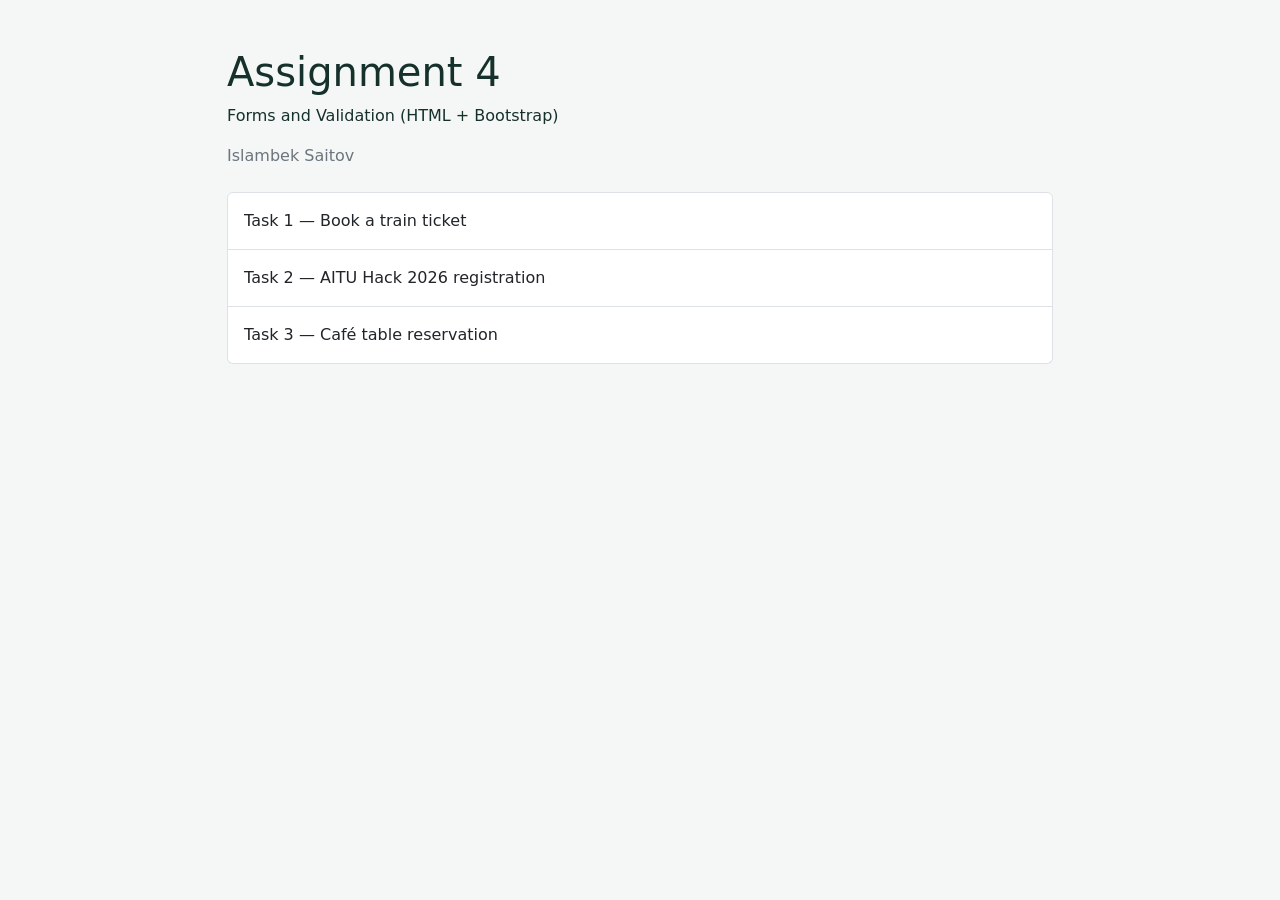
<file: index.html>
<!doctype html>
<html lang="en">
<head>
  <meta charset="utf-8">
  <meta name="viewport" content="width=device-width, initial-scale=1">
  <title>Assignment 4 — Islambek Saitov</title>
  <link rel="stylesheet" href="assets/bootstrap.min.css">
  <link rel="stylesheet" href="styles.css">
</head>
<body>
  <main class="container simple-page py-5">
    <h1>Assignment 4</h1>
    <p>Forms and Validation (HTML + Bootstrap)</p>
    <p class="text-secondary">Islambek Saitov</p>
    <div class="list-group my-4">
      <a class="list-group-item list-group-item-action p-3" href="task1.html">Task 1 — Book a train ticket</a>
      <a class="list-group-item list-group-item-action p-3" href="task2.html">Task 2 — AITU Hack 2026 registration</a>
      <a class="list-group-item list-group-item-action p-3" href="task3.html">Task 3 — Café table reservation</a>
    </div>
  </main>
</body>
</html>
</file>
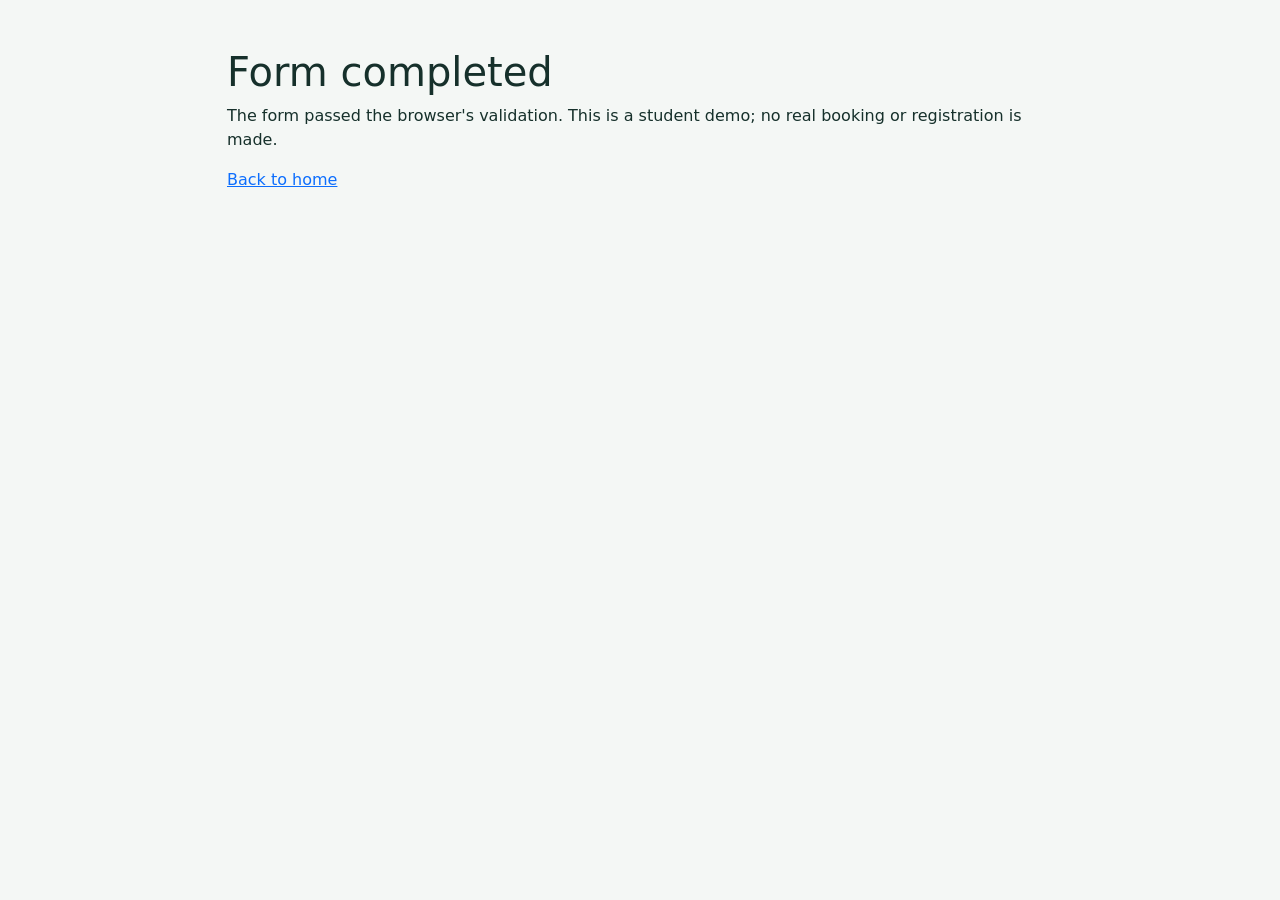
<file: success.html>
<!doctype html>
<html lang="en">
<head>
  <meta charset="utf-8">
  <meta name="viewport" content="width=device-width, initial-scale=1">
  <title>Form completed</title>
  <link rel="stylesheet" href="assets/bootstrap.min.css">
  <link rel="stylesheet" href="styles.css">
</head>
<body><main class="container simple-page py-5"><h1>Form completed</h1><p>The form passed the browser's validation. This is a student demo; no real booking or registration is made.</p><a href="index.html">Back to home</a></main></body>
</html>
</file>
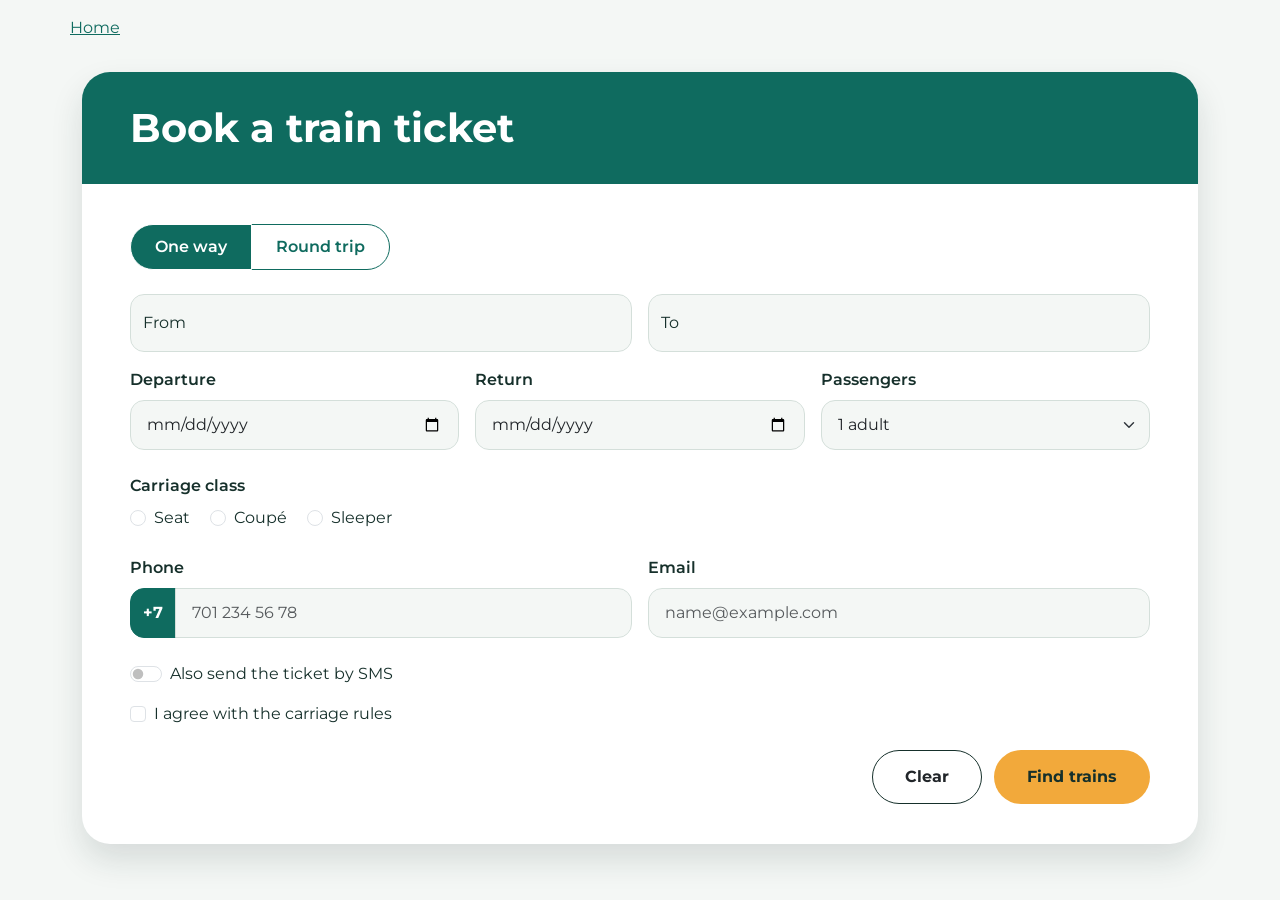
<file: task1.html>
<!doctype html>
<html lang="en">
<head>
  <meta charset="utf-8">
  <meta name="viewport" content="width=device-width, initial-scale=1">
  <title>Task 1 — Book a train ticket</title>
  <link rel="stylesheet" href="assets/bootstrap.min.css">
  <link rel="stylesheet" href="styles.css">
</head>
<body class="train-page">
  <nav class="container site-nav" aria-label="Main navigation"><a href="index.html">Home</a></nav>
  <main class="container">
    <section class="ticket" aria-labelledby="ticket-title">
      <h1 id="ticket-title">Book a train ticket</h1>
      <form action="success.html" method="get">
        <fieldset class="mb-4">
          <legend class="visually-hidden">Trip type</legend>
          <div class="btn-group trip-options">
            <input class="btn-check" type="radio" name="trip" id="one-way" value="one-way" checked>
            <label class="btn" for="one-way">One way</label>
            <input class="btn-check" type="radio" name="trip" id="round-trip" value="round-trip">
            <label class="btn" for="round-trip">Round trip</label>
          </div>
        </fieldset>
        <div class="row g-3 mb-4">
          <div class="col-md-6"><div class="form-floating">
            <input class="form-control" type="text" id="from" name="from" placeholder="Astana" required>
            <label for="from">From</label>
          </div></div>
          <div class="col-md-6"><div class="form-floating">
            <input class="form-control" type="text" id="to" name="to" placeholder="Almaty" required>
            <label for="to">To</label>
          </div></div>
          <div class="col-md-4">
            <label class="form-label" for="departure">Departure</label>
            <input class="form-control" type="date" id="departure" name="departure" required>
          </div>
          <div class="col-md-4">
            <label class="form-label" for="return">Return</label>
            <input class="form-control" type="date" id="return" name="return">
          </div>
          <div class="col-md-4">
            <label class="form-label" for="passengers">Passengers</label>
            <select class="form-select" id="passengers" name="passengers">
              <option value="1">1 adult</option><option value="2">2 adults</option><option value="3">3 adults</option>
              <option value="4">4 adults</option><option value="5">5 adults</option><option value="6">6 adults</option>
            </select>
          </div>
        </div>
        <fieldset class="mb-4">
          <legend>Carriage class</legend>
          <div class="form-check form-check-inline"><input class="form-check-input" type="radio" name="carriage" id="seat" value="seat" required><label class="form-check-label" for="seat">Seat</label></div>
          <div class="form-check form-check-inline"><input class="form-check-input" type="radio" name="carriage" id="coupe" value="coupe" required><label class="form-check-label" for="coupe">Coupé</label></div>
          <div class="form-check form-check-inline"><input class="form-check-input" type="radio" name="carriage" id="sleeper" value="sleeper" required><label class="form-check-label" for="sleeper">Sleeper</label></div>
        </fieldset>
        <div class="row g-3 mb-4">
          <div class="col-md-6">
            <label class="form-label" for="phone">Phone</label>
            <div class="input-group"><span class="input-group-text" id="phone-prefix">+7</span><input class="form-control" type="tel" id="phone" name="phone" placeholder="701 234 56 78" autocomplete="tel-national" aria-describedby="phone-prefix" required></div>
          </div>
          <div class="col-md-6">
            <label class="form-label" for="email">Email</label>
            <input class="form-control" type="email" id="email" name="email" placeholder="name@example.com" autocomplete="email" required>
          </div>
        </div>
        <div class="form-check form-switch mb-3"><input class="form-check-input" type="checkbox" role="switch" id="sms" name="sms" value="yes"><label class="form-check-label" for="sms">Also send the ticket by SMS</label></div>
        <div class="form-check mb-4"><input class="form-check-input" type="checkbox" id="agreement" name="agreement" value="yes" required><label class="form-check-label" for="agreement">I agree with the carriage rules</label></div>
        <div class="ticket-actions"><button class="btn clear-form" type="reset">Clear</button><button class="btn find-trains" type="submit">Find trains</button></div>
      </form>
    </section>
  </main>
</body>
</html>
</file>
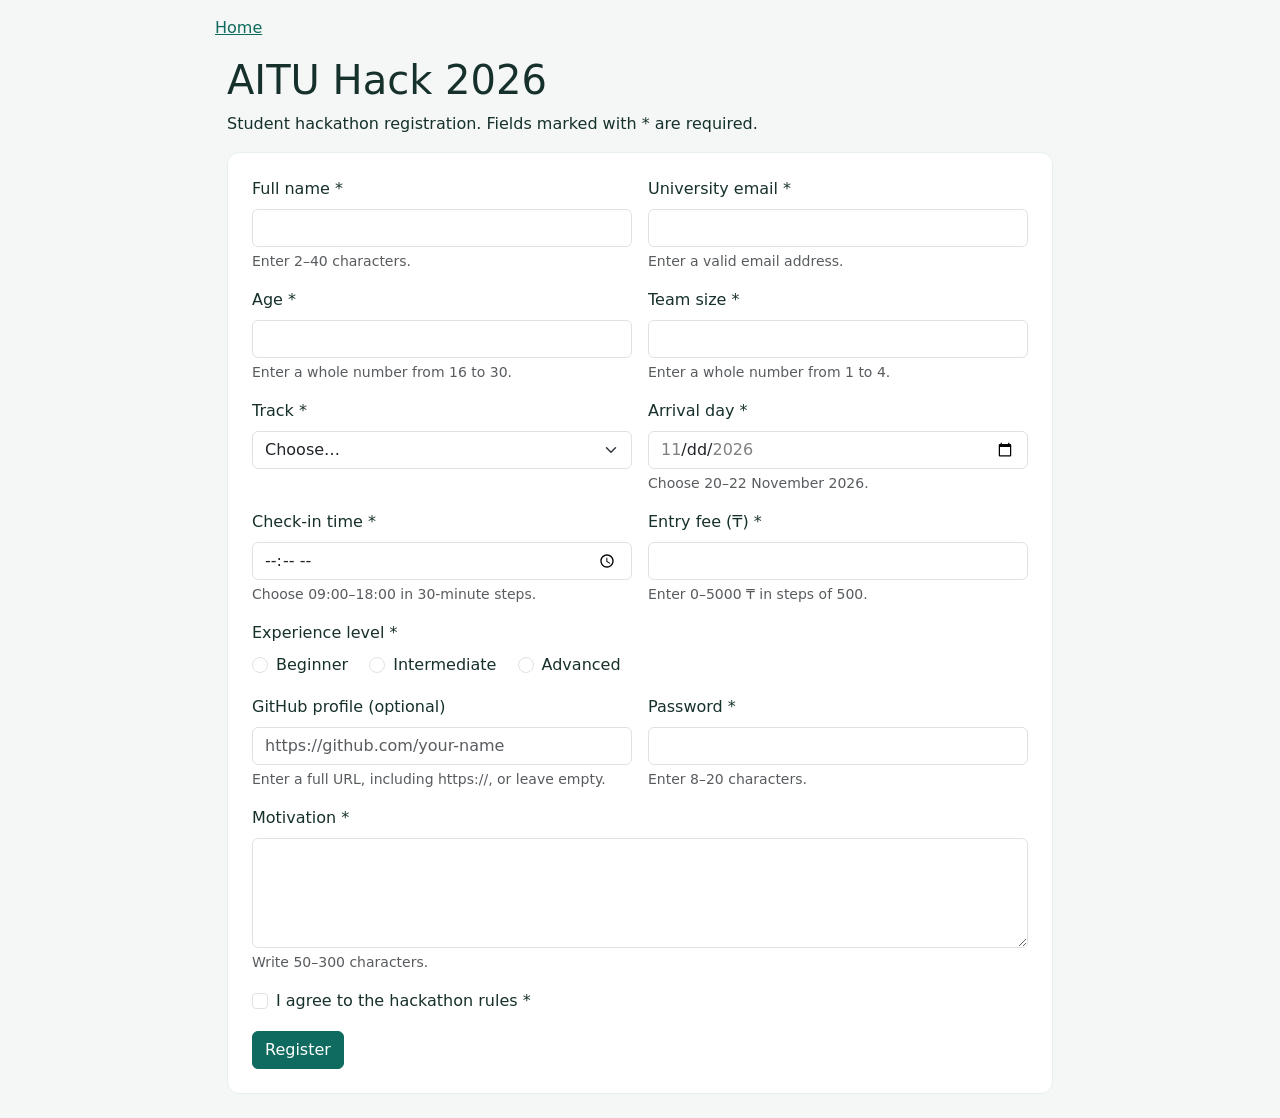
<file: task2.html>
<!doctype html>
<html lang="en">
<head>
  <meta charset="utf-8">
  <meta name="viewport" content="width=device-width, initial-scale=1">
  <title>Task 2 — AITU Hack 2026</title>
  <link rel="stylesheet" href="assets/bootstrap.min.css">
  <link rel="stylesheet" href="styles.css">
</head>
<body>
  <nav class="container simple-page site-nav" aria-label="Main navigation"><a href="index.html">Home</a></nav>
  <main class="container simple-page pb-4">
    <h1>AITU Hack 2026</h1>
    <p>Student hackathon registration. Fields marked with * are required.</p>
    <form class="panel" action="success.html" method="get">
      <div class="row g-3">
        <div class="col-md-6">
          <label class="form-label" for="full-name">Full name *</label>
          <input class="form-control" type="text" id="full-name" name="full-name" required minlength="2" maxlength="40" autocomplete="name" aria-describedby="full-name-hint full-name-error">
          <div class="form-text" id="full-name-hint">Enter 2–40 characters.</div>
          <div class="invalid-feedback" id="full-name-error">Enter 2–40 characters.</div>
        </div>
        <div class="col-md-6">
          <label class="form-label" for="email">University email *</label>
          <input class="form-control" type="email" id="email" name="email" required autocomplete="email" aria-describedby="email-hint email-error">
          <div class="form-text" id="email-hint">Enter a valid email address.</div>
          <div class="invalid-feedback" id="email-error">Enter a valid email address.</div>
        </div>
        <div class="col-md-6">
          <label class="form-label" for="age">Age *</label>
          <input class="form-control" type="number" id="age" name="age" required min="16" max="30" step="1" aria-describedby="age-hint age-error">
          <div class="form-text" id="age-hint">Enter a whole number from 16 to 30.</div>
          <div class="invalid-feedback" id="age-error">Enter a whole number from 16 to 30.</div>
        </div>
        <div class="col-md-6">
          <label class="form-label" for="team-size">Team size *</label>
          <input class="form-control" type="number" id="team-size" name="team-size" required min="1" max="4" step="1" aria-describedby="team-size-hint team-size-error">
          <div class="form-text" id="team-size-hint">Enter a whole number from 1 to 4.</div>
          <div class="invalid-feedback" id="team-size-error">Enter a whole number from 1 to 4.</div>
        </div>
        <div class="col-md-6">
          <label class="form-label" for="track">Track *</label>
          <select class="form-select" id="track" name="track" required aria-describedby="track-error">
            <option value="">Choose…</option><option value="Web">Web</option><option value="Mobile">Mobile</option><option value="AI">AI</option><option value="GameDev">GameDev</option>
          </select>
          <div class="invalid-feedback" id="track-error">Choose a track.</div>
        </div>
        <div class="col-md-6">
          <label class="form-label" for="arrival">Arrival day *</label>
          <input class="form-control" type="date" id="arrival" name="arrival" required min="2026-11-20" max="2026-11-22" aria-describedby="arrival-hint arrival-error">
          <div class="form-text" id="arrival-hint">Choose 20–22 November 2026.</div>
          <div class="invalid-feedback" id="arrival-error">Choose 20–22 November 2026.</div>
        </div>
        <div class="col-md-6">
          <label class="form-label" for="check-in">Check-in time *</label>
          <input class="form-control" type="time" id="check-in" name="check-in" required min="09:00" max="18:00" step="1800" aria-describedby="check-in-hint check-in-error">
          <div class="form-text" id="check-in-hint">Choose 09:00–18:00 in 30-minute steps.</div>
          <div class="invalid-feedback" id="check-in-error">Choose 09:00–18:00 in 30-minute steps.</div>
        </div>
        <div class="col-md-6">
          <label class="form-label" for="fee">Entry fee (₸) *</label>
          <input class="form-control" type="number" id="fee" name="fee" required min="0" max="5000" step="500" aria-describedby="fee-hint fee-error">
          <div class="form-text" id="fee-hint">Enter 0–5000 ₸ in steps of 500.</div>
          <div class="invalid-feedback" id="fee-error">Enter 0–5000 ₸ in steps of 500.</div>
        </div>
        <div class="col-12">
          <fieldset>
            <legend class="fs-6">Experience level *</legend>
            <div class="form-check form-check-inline">
              <input class="form-check-input" type="radio" name="experience" id="level-0" value="Beginner" required aria-describedby="experience-error">
              <label class="form-check-label" for="level-0">Beginner</label>
              <div class="invalid-feedback" id="experience-error">Choose your experience level.</div>
            </div>
            <div class="form-check form-check-inline">
              <input class="form-check-input" type="radio" name="experience" id="level-1" value="Intermediate" required aria-describedby="experience-error">
              <label class="form-check-label" for="level-1">Intermediate</label>
              
            </div>
            <div class="form-check form-check-inline">
              <input class="form-check-input" type="radio" name="experience" id="level-2" value="Advanced" required aria-describedby="experience-error">
              <label class="form-check-label" for="level-2">Advanced</label>
              
            </div>
          </fieldset>
        </div>
        <div class="col-md-6">
          <label class="form-label" for="github">GitHub profile (optional)</label>
          <input class="form-control" type="url" id="github" name="github" placeholder="https://github.com/your-name" aria-describedby="github-hint github-error">
          <div class="form-text" id="github-hint">Enter a full URL, including https://, or leave empty.</div>
          <div class="invalid-feedback" id="github-error">Enter a full URL, including https://, or leave empty.</div>
        </div>
        <div class="col-md-6">
          <label class="form-label" for="password">Password *</label>
          <input class="form-control" type="password" id="password" name="password" required minlength="8" maxlength="20" autocomplete="new-password" aria-describedby="password-hint password-error">
          <div class="form-text" id="password-hint">Enter 8–20 characters.</div>
          <div class="invalid-feedback" id="password-error">Enter 8–20 characters.</div>
        </div>
        <div class="col-12">
          <label class="form-label" for="motivation">Motivation *</label>
          <textarea class="form-control" id="motivation" name="motivation" rows="4" minlength="50" maxlength="300" required aria-describedby="motivation-hint motivation-error"></textarea>
          <div class="form-text" id="motivation-hint">Write 50–300 characters.</div>
          <div class="invalid-feedback" id="motivation-error">Write 50–300 characters.</div>
        </div>
        <div class="col-12"><div class="form-check">
          <input class="form-check-input" type="checkbox" id="rules" name="rules" value="accepted" required aria-describedby="rules-error">
          <label class="form-check-label" for="rules">I agree to the hackathon rules *</label>
          <div class="invalid-feedback" id="rules-error">You must agree to the rules.</div>
        </div></div>
        <div class="col-12"><button class="btn btn-primary" type="submit">Register</button></div>
      </div>
    </form>
  </main>
</body>
</html>
</file>
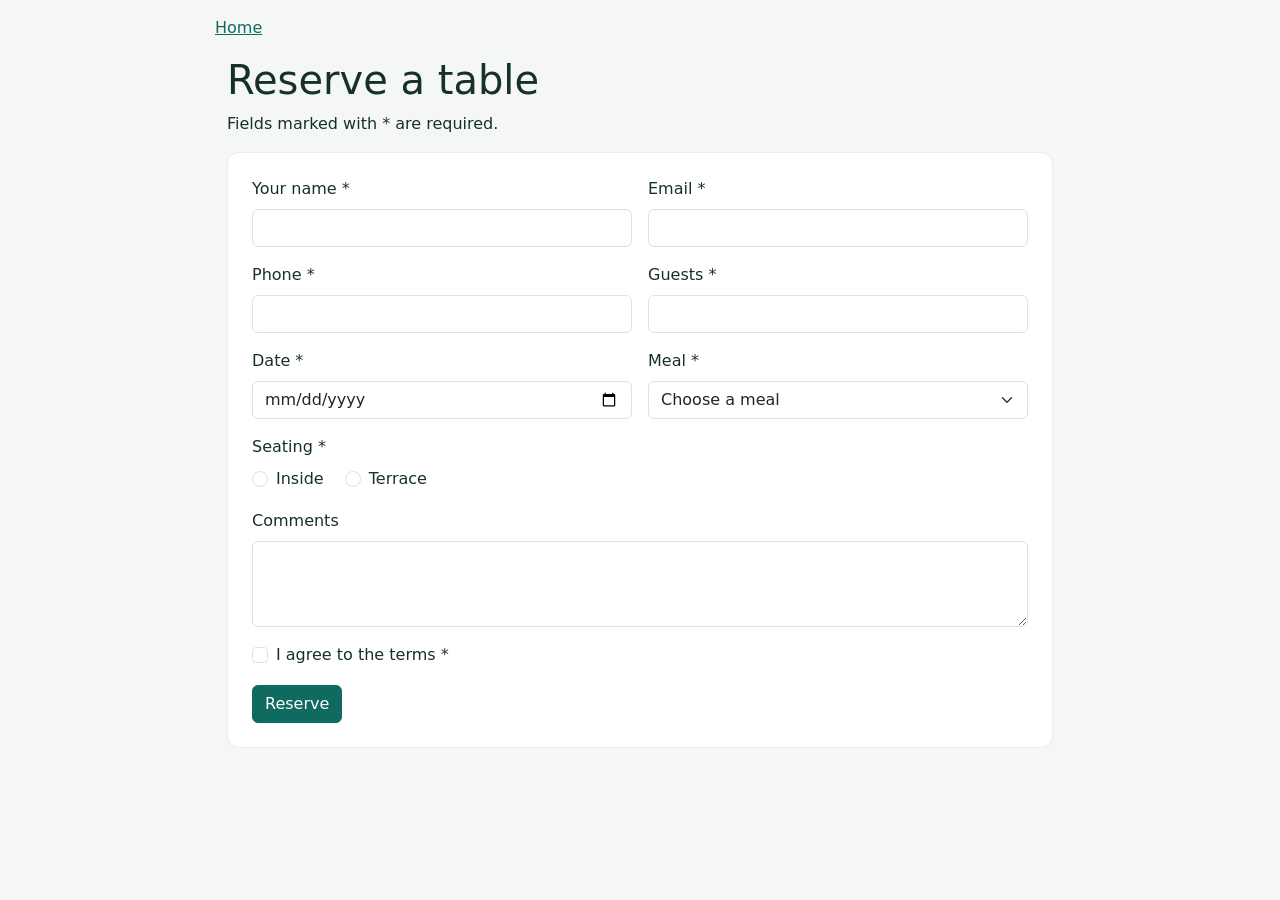
<file: task3.html>
<!doctype html>
<html lang="en">
<head>
  <meta charset="utf-8">
  <meta name="viewport" content="width=device-width, initial-scale=1">
  <title>Task 3 — Reserve a table</title>
  <link rel="stylesheet" href="assets/bootstrap.min.css">
  <link rel="stylesheet" href="styles.css">
</head>
<body>
  <nav class="container simple-page site-nav" aria-label="Main navigation"><a href="index.html">Home</a></nav>
  <main class="container simple-page pb-4">
    <h1>Reserve a table</h1>
    <p>Fields marked with * are required.</p>
    <form class="panel" action="success.html" method="get">
      <div class="row g-3">
        <div class="col-md-6"><label class="form-label" for="name">Your name *</label><input class="form-control" type="text" id="name" name="name" autocomplete="name" required></div>
        <div class="col-md-6"><label class="form-label" for="email">Email *</label><input class="form-control" type="email" id="email" name="email" autocomplete="email" required></div>
        <div class="col-md-6"><label class="form-label" for="phone">Phone *</label><input class="form-control" type="tel" id="phone" name="phone" autocomplete="tel" required></div>
        <div class="col-md-6"><label class="form-label" for="guests">Guests *</label><input class="form-control" type="number" id="guests" name="guests" min="1" step="1" required></div>
        <div class="col-md-6"><label class="form-label" for="date">Date *</label><input class="form-control" type="date" id="date" name="date" required></div>
        <div class="col-md-6"><label class="form-label" for="meal">Meal *</label><select class="form-select" id="meal" name="meal" required><option value="">Choose a meal</option><option value="lunch">Lunch</option><option value="dinner">Dinner</option></select></div>
        <div class="col-12"><fieldset><legend class="fs-6">Seating *</legend>
          <div class="form-check form-check-inline"><input class="form-check-input" type="radio" id="inside" name="seating" value="inside" required><label class="form-check-label" for="inside">Inside</label></div>
          <div class="form-check form-check-inline"><input class="form-check-input" type="radio" id="terrace" name="seating" value="terrace" required><label class="form-check-label" for="terrace">Terrace</label></div>
        </fieldset></div>
        <div class="col-12"><label class="form-label" for="comments">Comments</label><textarea class="form-control" id="comments" name="comments" rows="3"></textarea></div>
        <div class="col-12"><div class="form-check"><input class="form-check-input" type="checkbox" id="terms" name="terms" value="accepted" required><label class="form-check-label" for="terms">I agree to the terms *</label></div></div>
        <div class="col-12"><button class="btn btn-primary" type="submit">Reserve</button></div>
      </div>
    </form>
  </main>
</body>
</html>
</file>
<file: styles.css>
@font-face { font-family: Montserrat; src: url('assets/montserrat-regular.ttf'); font-weight: 400; }
@font-face { font-family: Montserrat; src: url('assets/montserrat-semibold.ttf'); font-weight: 600; }
@font-face { font-family: Montserrat; src: url('assets/montserrat-bold.ttf'); font-weight: 700; }
body { background: #F4F7F5; color: #16302B; }
.site-nav { padding: 16px 0; }
.site-nav a { color: #0F6B5F; }
.simple-page { max-width: 850px; }
.panel { background: white; padding: 24px; border-radius: 12px; border: 1px solid #E6EFEC; }
.btn-primary { --bs-btn-bg: #0F6B5F; --bs-btn-border-color: #0F6B5F; --bs-btn-hover-bg: #11594f; --bs-btn-hover-border-color: #11594f; }
input:user-invalid, select:user-invalid, textarea:user-invalid { border-color: #b02a37; }
input:user-invalid ~ .invalid-feedback, select:user-invalid ~ .invalid-feedback, textarea:user-invalid ~ .invalid-feedback { display: block; }
input:user-valid:not([type='radio']):not([type='checkbox']), select:user-valid, textarea:user-valid { border-color: #198754; }
:focus-visible { outline: 3px solid #0F6B5F; outline-offset: 3px; }
.train-page { font-family: Montserrat, sans-serif; }
.ticket { margin: 16px auto 32px; border-radius: 28px; overflow: hidden; background: white; box-shadow: 0 16px 32px #16302b22; }
.ticket h1 { background: #0F6B5F; color: white; font-weight: 700; padding: 32px 48px; margin: 0; }
.ticket form { padding: 40px 48px; }
.ticket .form-control, .ticket .form-select { background-color: #F4F7F5; border-color: #d4dfda; border-radius: 14px; min-width: 0; }
.ticket .form-label, .ticket legend { font-size: 1rem; font-weight: 600; }
.ticket .form-control:not(.form-floating input), .ticket .form-select { padding: 12px 16px; }
.ticket .form-check-input:checked { background-color: #0F6B5F; border-color: #0F6B5F; }
.ticket .input-group-text { background: #0F6B5F; color: white; border-color: #0F6B5F; border-radius: 14px 0 0 14px; font-weight: 700; }
.trip-options .btn { color: #0F6B5F; border: 1px solid #0F6B5F; padding: 10px 24px; font-weight: 600; }
.trip-options .btn:first-of-type { border-radius: 40px 0 0 40px; }
.trip-options .btn:last-of-type { border-radius: 0 40px 40px 0; }
.trip-options .btn-check:checked + .btn { color: white; background: #0F6B5F; }
.ticket-actions { display: flex; justify-content: flex-end; gap: 12px; }
.ticket-actions .btn { border-radius: 40px; padding: 14px 32px; font-weight: 700; }
.find-trains { background: #F2A93B; color: #16302B; }
.find-trains:hover { background: #e79c2c; }
.clear-form { border: 1px solid #16302B; }
@media (max-width: 767.98px) {
  .ticket h1 { padding: 24px; font-size: 1.6rem; }
  .ticket form { padding: 24px; }
  .ticket-actions { flex-direction: column-reverse; }
  .trip-options { display: flex; }
  .trip-options .btn { flex: 1; padding: 10px 12px; }
}
</file>
